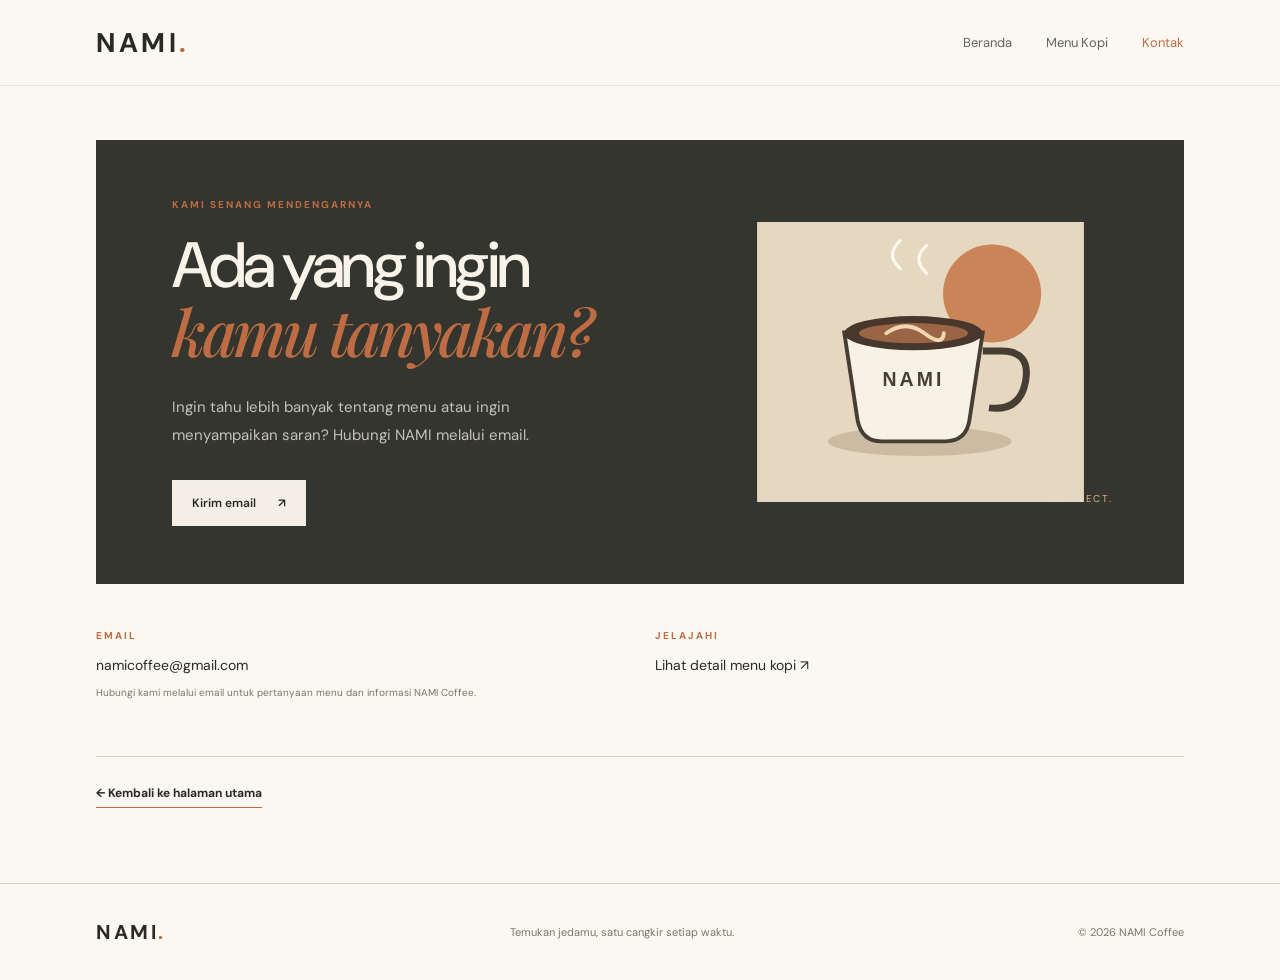
<file: Kontak.html>
<!DOCTYPE html>
<html lang="id">
<head>
  <meta charset="UTF-8">
  <meta name="viewport" content="width=device-width, initial-scale=1.0">
  <title>Kontak | NAMI Coffee</title>
  <link rel="stylesheet" href="style.css">
</head>
<body>
  <header class="site-header">
    <a class="logo" href="index.html">NAMI<span>.</span></a>
    <nav aria-label="Navigasi utama"><a href="index.html">Beranda</a><a href="Detail.html">Menu Kopi</a><a class="active" href="Kontak.html">Kontak</a></nav>
  </header>
  <main class="contact-page">
    <section class="contact-panel">
      <div class="contact-copy">
        <p class="eyebrow">KAMI SENANG MENDENGARNYA</p>
        <h1>Ada yang ingin<br><em>kamu tanyakan?</em></h1>
        <p>Ingin tahu lebih banyak tentang menu atau ingin menyampaikan saran? Hubungi NAMI melalui email.</p>
        <a class="button button-light" href="mailto:namicoffee@gmail.com?subject=Pertanyaan%20untuk%20NAMI%20Coffee">Kirim email <span>↗</span></a>
      </div>
      <div class="contact-mark"><img src="images/nami-coffee.svg" alt="Ilustrasi cangkir kopi"><span>LET'S<br>CONNECT.</span></div>
    </section>
    <section class="contact-details">
      <div><p class="eyebrow">EMAIL</p><a href="mailto:namicoffee@gmail.com">namicoffee@gmail.com</a><p class="small-note">Hubungi kami melalui email untuk pertanyaan menu dan informasi NAMI Coffee.</p></div>
      <div><p class="eyebrow">JELAJAHI</p><a href="Detail.html">Lihat detail menu kopi ↗</a></div>
    </section>
    <a class="text-link home-return" href="index.html">← Kembali ke halaman utama</a>
  </main>
  <footer><a class="logo footer-logo" href="index.html">NAMI<span>.</span></a><p>Temukan jedamu, satu cangkir setiap waktu.</p><span>© 2026 NAMI Coffee</span></footer>
</body>
</html>
</file>
<file: style.css>
@import url('https://fonts.googleapis.com/css2?family=DM+Sans:wght@400;500;600;700&family=Playfair+Display:ital,wght@0,500;0,600;1,500;1,600&display=swap');
:root{--cream:#f4efe5;--paper:#fbf8f1;--ink:#292a24;--muted:#77776b;--orange:#bd6c43;--line:#d9d1c3}
*{box-sizing:border-box}html{scroll-behavior:smooth}body{margin:0;background:var(--paper);color:var(--ink);font-family:'DM Sans',sans-serif}a{color:inherit;text-decoration:none}.site-header{height:86px;padding:0 7.5%;display:flex;align-items:center;justify-content:space-between;border-bottom:1px solid rgba(41,42,36,.1)}.logo{font-size:27px;font-weight:700;letter-spacing:.13em}.logo span{color:var(--orange)}nav{display:flex;gap:34px;font-size:13px;color:#65665d}nav a{padding:8px 0}nav a:hover,nav a.active{color:var(--orange)}.hero{display:grid;grid-template-columns:1.05fr .95fr;min-height:570px;padding:65px 7.5% 72px;align-items:center;gap:40px}.eyebrow{font-size:10px;letter-spacing:.2em;font-weight:700;color:var(--orange);margin:0 0 22px}.hero h1,.page-heading h1,.contact-copy h1{font-size:clamp(48px,6vw,76px);line-height:1.02;letter-spacing:-.055em;font-weight:500;margin:0 0 24px}.hero h1 em,.page-heading h1 em,.contact-copy h1 em{font-family:'Playfair Display',serif;font-weight:500;color:var(--orange)}.intro,.page-heading>p:not(.eyebrow),.contact-copy>p:not(.eyebrow){font-size:15px;line-height:1.9;color:var(--muted);max-width:440px}.hero-actions{display:flex;align-items:center;gap:28px;margin-top:32px}.button{display:inline-flex;align-items:center;gap:22px;padding:15px 20px;font-size:12px;font-weight:600;transition:transform .2s}.button:hover{transform:translateY(-2px)}.button-dark{background:var(--ink);color:white}.button-light{background:var(--cream);color:var(--ink)}.text-link{font-size:12px;font-weight:700;border-bottom:1px solid var(--orange);padding-bottom:6px}.hero-art{min-height:390px;background:#e6d7c0;position:relative;display:flex;align-items:center;justify-content:center;overflow:hidden}.hero-art:before{content:"";position:absolute;width:270px;height:270px;border:1px solid rgba(83,66,48,.25);border-radius:50%}.hero-art img{width:75%;max-height:360px;position:relative;z-index:1}.sun{position:absolute;width:180px;height:180px;border-radius:50%;background:#c98458;right:11%;top:10%;opacity:.8}.art-label{position:absolute;left:7%;bottom:8%;font-size:10px;line-height:1.6;letter-spacing:.18em;z-index:2}.intro-strip{padding:28px 7.5%;background:#292a24;color:#f8f3e8;display:flex;align-items:center;gap:8%;}.intro-strip span{font-size:10px;letter-spacing:.18em;color:#d8a17e;white-space:nowrap}.intro-strip p{font-family:'Playfair Display',serif;font-size:20px;margin:0}.section-wrap{padding:80px 7.5%}.section-heading{display:flex;justify-content:space-between;align-items:end;margin-bottom:30px}.section-heading h2{font-size:34px;font-weight:500;letter-spacing:-.04em;margin:0}.section-heading .eyebrow{margin-bottom:12px}.product-grid{display:grid;grid-template-columns:1fr 1fr;gap:24px}.product-card{background:var(--cream);padding:22px}.product-card>img{width:100%;height:240px;object-fit:contain;background:#e9dfce}.product-info{display:flex;justify-content:space-between;align-items:start;padding-top:18px}.product-info h3{margin:0 0 7px;font-size:18px;font-weight:600}.product-info p{margin:0;color:var(--muted);font-size:12px}.product-info>span{font-size:11px;color:var(--orange)}.quote-band{text-align:center;padding:56px 20px;background:#e9dfce}.quote-band p{font:italic 30px 'Playfair Display',serif;margin:0 0 14px}.quote-band span{font-size:9px;letter-spacing:.2em;color:var(--orange)}footer{padding:30px 7.5%;display:flex;align-items:center;justify-content:space-between;border-top:1px solid var(--line);gap:20px}footer p,footer>span{font-size:11px;color:var(--muted)}.footer-logo{font-size:20px}.inner-page{padding:0 7.5% 80px}.page-heading{padding:76px 0 54px;max-width:720px}.page-heading h1{font-size:64px}.anchor-nav{display:flex;gap:12px;flex-wrap:wrap;margin-top:28px}.anchor-nav a{border:1px solid var(--line);padding:11px 14px;font-size:11px}.anchor-nav a:hover{border-color:var(--orange)}.detail-list{border-top:1px solid var(--line)}.detail-item{display:grid;grid-template-columns:1fr 1fr;gap:7%;align-items:center;padding:48px 0;border-bottom:1px solid var(--line);scroll-margin-top:24px}.detail-item.reverse .detail-image{order:2}.detail-image{background:var(--cream);min-height:330px;display:grid;place-items:center}.detail-image img{width:78%;height:290px;object-fit:contain}.detail-copy h2{font:500 42px 'Playfair Display',serif;margin:0 0 15px}.description{color:var(--muted);font-size:14px;line-height:1.9}.detail-copy ul{padding-left:18px;color:#55564e;font-size:12px;line-height:2.1;margin:20px 0 25px}.back-link{text-align:center;margin-top:45px}.contact-page{padding:54px 7.5% 75px}.contact-panel{background:#34352e;color:#f9f4e9;display:grid;grid-template-columns:1.2fr .8fr;min-height:420px;padding:58px 7%;align-items:center;overflow:hidden}.contact-copy h1{font-size:clamp(42px,5vw,64px)}.contact-copy>p:not(.eyebrow){color:#c5c3b9;max-width:420px;margin-bottom:30px}.contact-mark{position:relative;display:grid;place-items:center;min-height:290px}.contact-mark img{width:90%;max-height:280px;position:relative;z-index:1}.contact-mark span{position:absolute;right:-5px;bottom:0;font-size:10px;letter-spacing:.18em;line-height:1.6;color:#e3b18d}.contact-details{display:grid;grid-template-columns:1fr 1fr;gap:30px;padding:45px 0;border-bottom:1px solid var(--line)}.contact-details .eyebrow{margin-bottom:12px}.contact-details a{font-size:14px}.small-note{font-size:10px;color:var(--muted);line-height:1.6}.home-return{display:inline-block;margin-top:28px}@media(max-width:700px){.site-header{height:auto;padding:22px 6%;align-items:flex-start;gap:18px;flex-direction:column}nav{gap:22px;flex-wrap:wrap}.hero{grid-template-columns:1fr;padding:48px 6%;gap:32px}.hero-art{min-height:300px}.intro-strip{padding:25px 6%;display:block}.intro-strip p{margin-top:12px;font-size:18px}.section-wrap{padding:55px 6%}.section-heading{align-items:flex-start;gap:20px;flex-direction:column}.product-grid{grid-template-columns:1fr}.product-card>img{height:210px}footer{padding:25px 6%;flex-wrap:wrap}.inner-page{padding:0 6% 55px}.page-heading{padding:55px 0 38px}.page-heading h1{font-size:52px}.detail-item{grid-template-columns:1fr;gap:25px;padding:32px 0}.detail-item.reverse .detail-image{order:0}.detail-image{min-height:260px}.detail-image img{height:240px}.contact-page{padding:30px 6% 55px}.contact-panel{grid-template-columns:1fr;padding:40px 8%;gap:10px}.contact-mark{min-height:220px}.contact-mark img{max-height:220px}.contact-details{grid-template-columns:1fr;gap:24px}.quote-band p{font-size:24px}}
</file>
